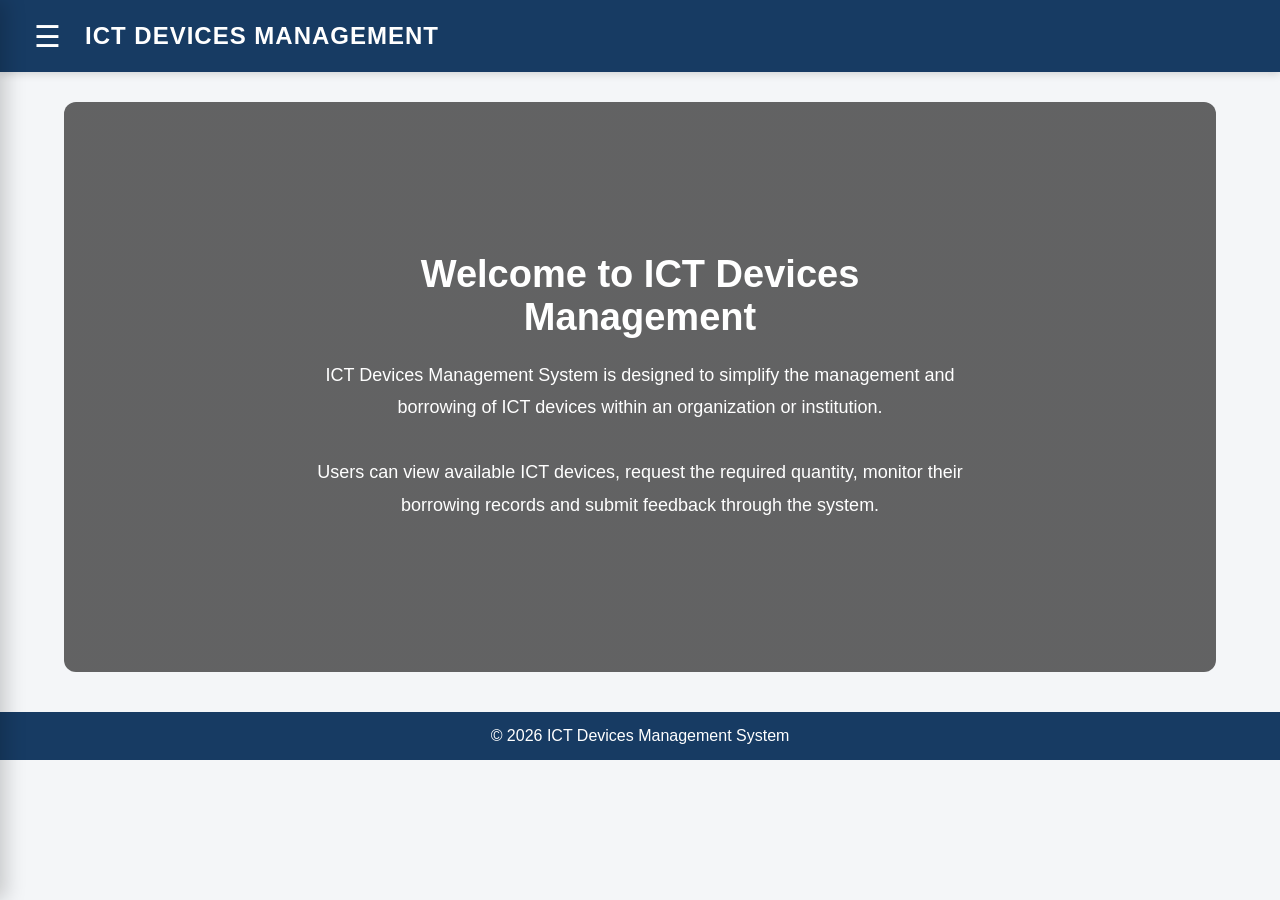
<file: templates/frontend/index.html>
<!DOCTYPE html>
<html lang="en">

<head>

    <meta charset="UTF-8">

    <meta
        name="viewport"
        content="width=device-width, initial-scale=1.0"
    >

    <title>ICT DEVICES MANAGEMENT</title>


    <style>

        /* =====================================================
           RESET
        ===================================================== */

        * {
            margin: 0;
            padding: 0;
            box-sizing: border-box;
            font-family: Arial, sans-serif;
        }


        /* =====================================================
           BODY
        ===================================================== */

        body {
            background-color: #f4f6f8;
            color: #333;
            min-height: 100vh;
        }


        /* =====================================================
           HEADER
        ===================================================== */

        header {
            background-color: #173b63;
            color: white;
            height: 72px;

            display: flex;
            align-items: center;

            padding: 0 25px;

            box-shadow:
                0 2px 8px rgba(0, 0, 0, 0.15);

            position: sticky;
            top: 0;
            z-index: 900;
        }


        .menu-button {
            width: 45px;
            height: 45px;

            background: transparent;
            border: none;

            color: white;

            font-size: 30px;

            cursor: pointer;

            border-radius: 7px;

            display: flex;
            align-items: center;
            justify-content: center;
        }


        .menu-button:hover {
            background-color:
                rgba(255, 255, 255, 0.15);
        }


        header h1 {
            font-size: 24px;
            letter-spacing: 1px;
            margin-left: 15px;
        }


        /* =====================================================
           SIDEBAR
        ===================================================== */

        .sidebar {
            position: fixed;

            top: 0;
            left: -285px;

            width: 285px;
            height: 100vh;

            background-color: white;

            box-shadow:
                5px 0 20px
                rgba(0, 0, 0, 0.20);

            z-index: 2000;

            transition:
                left 0.3s ease;

            padding: 22px 18px;
        }


        .sidebar.open {
            left: 0;
        }


        .sidebar-header {
            display: flex;

            align-items: center;

            justify-content: space-between;

            padding-bottom: 20px;

            margin-bottom: 18px;

            border-bottom:
                1px solid #ddd;
        }


        .sidebar-title {
            color: #173b63;

            font-size: 18px;

            font-weight: bold;
        }


        .close-button {
            background: transparent;
            border: none;

            font-size: 27px;

            color: #555;

            cursor: pointer;
        }


        .close-button:hover {
            color: #173b63;
        }


        /* =====================================================
           MENU ITEMS
        ===================================================== */

        .menu-item {
            width: 100%;

            background: transparent;

            border: none;

            padding: 14px 15px;

            margin-bottom: 6px;

            border-radius: 7px;

            cursor: pointer;

            display: flex;

            align-items: center;

            gap: 12px;

            text-align: left;

            color: #333;

            font-size: 15px;
        }


        .menu-item:hover {
            background-color: #e9eef4;

            color: #173b63;
        }


        .menu-item.active {
            background-color: #173b63;

            color: white;
        }


        /* =====================================================
           LOGOUT
        ===================================================== */

        .logout-item {
            color: #c62828;

            margin-top: 25px;
        }


        .logout-item:hover {
            background-color: #ffebee;

            color: #c62828;
        }


        /* =====================================================
           OVERLAY
        ===================================================== */

        .overlay {
            position: fixed;

            top: 0;
            left: 0;

            width: 100%;
            height: 100%;

            background-color:
                rgba(0, 0, 0, 0.45);

            z-index: 1500;

            display: none;
        }


        .overlay.show {
            display: block;
        }


        /* =====================================================
           MAIN CONTAINER
        ===================================================== */

        .container {
            width: 90%;

            max-width: 1200px;

            margin: 30px auto;
        }


        /* =====================================================
           MODULE
        ===================================================== */

        .module {
            display: none;
        }


        .module.active {
            display: block;
        }


        /* =====================================================
           HOME
        ===================================================== */

        .home {
            min-height: 570px;

            border-radius: 12px;

            overflow: hidden;

            position: relative;

            display: flex;

            align-items: center;

            justify-content: center;

            background-image:

                linear-gradient(
                    rgba(0, 0, 0, 0.60),
                    rgba(0, 0, 0, 0.60)
                ),

                url(
                    "https://images.unsplash.com/photo-1496181133206-80ce9b88a853?auto=format&fit=crop&w=1600&q=80"
                );

            background-size: cover;

            background-position: center;
        }


        .home-content {
            color: white;

            text-align: center;

            max-width: 750px;

            padding: 40px;
        }


        .home-content h2 {
            font-size: 38px;

            margin-bottom: 20px;
        }


        .home-content p {
            font-size: 18px;

            line-height: 1.8;
        }


        /* =====================================================
           BOXES
        ===================================================== */

        .device-box,
        .report-box,
        .form-box {

            background-color: white;

            padding: 30px;

            border-radius: 10px;

            box-shadow:
                0 2px 8px
                rgba(0, 0, 0, 0.10);

        }


        .device-box {
            overflow-x: auto;
        }


        .device-box h2,
        .report-box h2 {

            color: #173b63;

            margin-bottom: 10px;
        }


        .device-description {
            color: #666;

            margin-bottom: 20px;
        }


        /* =====================================================
           TABLE
        ===================================================== */

        table {
            width: 100%;

            border-collapse: collapse;
        }


        th {
            background-color: #173b63;

            color: white;

            padding: 14px;

            text-align: left;
        }


        td {
            padding: 14px;

            border-bottom:
                1px solid #ddd;

            vertical-align: middle;
        }


        tr:hover {
            background-color: #f7f9fb;
        }


        /* =====================================================
           QUANTITY INPUT
        ===================================================== */

        .quantity-input {
            width: 100px;

            padding: 9px;

            border:
                1px solid #bbb;

            border-radius: 5px;

            outline: none;
        }


        .quantity-input:focus {
            border-color: #173b63;
        }


        /* =====================================================
           BUTTON
        ===================================================== */

        .select-btn {
            background-color: #173b63;

            color: white;

            border: none;

            padding: 9px 18px;

            border-radius: 5px;

            cursor: pointer;
        }


        .select-btn:hover {
            background-color: #0f2b48;
        }


        .select-btn:disabled {
            background-color: #999;

            cursor: not-allowed;
        }


        /* =====================================================
           FEEDBACK FORM
        ===================================================== */

        .form-box {
            max-width: 650px;

            margin: auto;
        }


        .form-box h2 {
            text-align: center;

            color: #173b63;

            margin-bottom: 10px;
        }


        .feedback-description {
            text-align: center;

            color: #666;

            margin-bottom: 25px;

            font-size: 14px;

            line-height: 1.6;
        }


        .form-group {
            margin-bottom: 18px;
        }


        .form-group label {
            display: block;

            font-weight: bold;

            margin-bottom: 7px;

            color: #333;
        }


        .form-group textarea {
            width: 100%;

            padding: 12px;

            border:
                1px solid #ccc;

            border-radius: 5px;

            font-size: 15px;

            height: 150px;

            resize: vertical;

            outline: none;
        }


        .form-group textarea:focus {
            border-color: #173b63;
        }


        /* =====================================================
           SUBMIT BUTTON
        ===================================================== */

        .submit-btn {
            width: 100%;

            padding: 13px;

            background-color: #173b63;

            color: white;

            border: none;

            border-radius: 5px;

            cursor: pointer;

            font-size: 16px;
        }


        .submit-btn:hover {
            background-color: #0f2b48;
        }


        .submit-btn:disabled {
            background-color: #999;

            cursor: not-allowed;
        }


        /* =====================================================
           MESSAGE
        ===================================================== */

        .message {
            margin-top: 15px;

            text-align: center;

            font-size: 14px;

            font-weight: bold;
        }


        .success-message {
            color: #16803c;
        }


        .error-message {
            color: #c62828;
        }


        /* =====================================================
           STATUS
        ===================================================== */

        .status {
            display: inline-block;

            padding: 5px 10px;

            border-radius: 20px;

            font-size: 13px;

            font-weight: bold;
        }


        .borrowed-status {
            background: #fff3cd;

            color: #856404;
        }


        .returned-status {
            background: #d4edda;

            color: #155724;
        }


        .overdue-status {
            background: #f8d7da;

            color: #721c24;
        }


        /* =====================================================
           EMPTY STATE
        ===================================================== */

        .empty-state {
            text-align: center;

            color: #777;

            padding: 30px;
        }


        /* =====================================================
           FOOTER
        ===================================================== */

        footer {
            background-color: #173b63;

            color: white;

            text-align: center;

            padding: 15px;

            margin-top: 40px;
        }


        /* =====================================================
           MOBILE
        ===================================================== */

        @media(max-width: 700px) {

            header {
                padding: 0 15px;
            }


            header h1 {
                font-size: 19px;
            }


            .container {
                width: 94%;

                margin: 20px auto;
            }


            .home {
                min-height: 520px;
            }


            .home-content {
                padding: 25px;
            }


            .home-content h2 {
                font-size: 28px;
            }


            .home-content p {
                font-size: 16px;

                line-height: 1.7;
            }


            .sidebar {
                width: 270px;
            }


            .device-box,
            .report-box,
            .form-box {
                padding: 18px;
            }

        }

    </style>

</head>


<body>


    <!-- =====================================================
         SIDEBAR
    ===================================================== -->

    <aside
        class="sidebar"
        id="sidebar"
    >

        <div class="sidebar-header">

            <div class="sidebar-title">
                💻 ICT MANAGEMENT
            </div>


            <button
                class="close-button"
                type="button"
                onclick="closeMenu()"
            >
                ×
            </button>

        </div>


        <!-- HOME -->

        <button
            class="menu-item active"
            type="button"
            onclick="openModule('home', this)"
        >

            🏠

            <span>
                Home
            </span>

        </button>


        <!-- MY DEVICES -->

        <button
            class="menu-item"
            type="button"
            onclick="openModule('devices', this)"
        >

            💻

            <span>
                My Devices
            </span>

        </button>


        <!-- MY REPORT -->

        <button
            class="menu-item"
            type="button"
            onclick="openModule('report', this)"
        >

            📋

            <span>
                My Report
            </span>

        </button>


        <!-- FEEDBACK -->

        <button
            class="menu-item"
            type="button"
            onclick="openModule('feedback', this)"
        >

            💬

            <span>
                Feedback
            </span>

        </button>


        <!-- LOGOUT -->

        <button
            class="menu-item logout-item"
            type="button"
            onclick="logout()"
        >

            🚪

            <span>
                Logout
            </span>

        </button>

    </aside>


    <!-- =====================================================
         OVERLAY
    ===================================================== -->

    <div
        class="overlay"
        id="overlay"
        onclick="closeMenu()"
    ></div>


    <!-- =====================================================
         HEADER
    ===================================================== -->

    <header>

        <button
            class="menu-button"
            type="button"
            onclick="openMenu()"
            title="Open Menu"
        >
            ☰
        </button>


        <h1>
            ICT DEVICES MANAGEMENT
        </h1>

    </header>


    <!-- =====================================================
         MAIN
    ===================================================== -->

    <main class="container">


        <!-- =================================================
             HOME
        ================================================= -->

        <section
            id="home"
            class="module active"
        >

            <div class="home">

                <div class="home-content">

                    <h2>
                        Welcome to ICT Devices Management
                    </h2>


                    <p>

                        ICT Devices Management System
                        is designed to simplify the
                        management and borrowing of ICT
                        devices within an organization
                        or institution.

                        <br><br>

                        Users can view available ICT
                        devices, request the required
                        quantity, monitor their borrowing
                        records and submit feedback
                        through the system.

                    </p>

                </div>

            </div>

        </section>


        <!-- =================================================
             MY DEVICES
        ================================================= -->

        <section
            id="devices"
            class="module"
        >

            <div class="device-box">

                <h2>
                    My Devices
                </h2>


                <p class="device-description">

                    Devices available for borrowing
                    are managed by the administrator.

                </p>


                <table>

                    <thead>

                        <tr>

                            <th>
                                Device
                            </th>

                            <th>
                                Available
                            </th>

                            <th>
                                Quantity
                            </th>

                            <th>
                                Action
                            </th>

                        </tr>

                    </thead>


                    <tbody
                        id="deviceTableBody"
                    >

                        <tr>

                            <td
                                colspan="4"
                                class="empty-state"
                            >
                                Loading devices...
                            </td>

                        </tr>

                    </tbody>

                </table>

            </div>

        </section>


        <!-- =================================================
             MY REPORT
        ================================================= -->

        <section
            id="report"
            class="module"
        >

            <div class="report-box">

                <h2>
                    My Report
                </h2>


                <p class="device-description">

                    Your device borrowing history.

                </p>


                <table>

                    <thead>

                        <tr>

                            <th>
                                Device ID
                            </th>

                            <th>
                                Device Name
                            </th>

                            <th>
                                Quantity
                            </th>

                            <th>
                                Date
                            </th>

                            <th>
                                Time
                            </th>

                            <th>
                                Status
                            </th>

                        </tr>

                    </thead>


                    <tbody
                        id="reportTableBody"
                    >

                        <tr>

                            <td
                                colspan="6"
                                class="empty-state"
                            >
                                No borrowing records found.
                            </td>

                        </tr>

                    </tbody>

                </table>

            </div>

        </section>


        <!-- =================================================
             FEEDBACK
        ================================================= -->

        <section
            id="feedback"
            class="module"
        >

            <div class="form-box">

                <h2>
                    Feedback
                </h2>


                <p class="feedback-description">

                    Share your feedback about ICT
                    devices, availability, shortage,
                    or any problem you experienced.

                </p>


                <form
                    id="feedbackForm"
                >

                    <div class="form-group">

                        <label>
                            Feedback / Description
                        </label>


                        <textarea
                            id="feedbackMessage"
                            placeholder="Example: Computers are not enough, some devices are not working..."
                            required
                        ></textarea>

                    </div>


                    <button
                        type="submit"
                        class="submit-btn"
                        id="feedbackSubmitButton"
                    >

                        Submit Feedback

                    </button>


                    <div
                        id="feedbackStatus"
                        class="message"
                    ></div>

                </form>

            </div>

        </section>

    </main>


    <!-- =====================================================
         FOOTER
    ===================================================== -->

    <footer>

        <p>
            &copy; 2026 ICT Devices Management System
        </p>

    </footer>


    <!-- =====================================================
         JAVASCRIPT
    ===================================================== -->

    <script>

        /* =====================================================
           API CONFIGURATION
        ===================================================== */

        const API_URL =
            "http://127.0.0.1:5000";


        /* =====================================================
           PAGE LOAD
        ===================================================== */

        document.addEventListener(
            "DOMContentLoaded",
            function() {

                /*
                 * Check whether user session
                 * information exists.
                 */

                const user =
                    getLoggedInUser();


                if (
                    !user.user_id &&
                    !user.email
                ) {

                    console.warn(
                        "No logged-in user information found."
                    );

                }


                /*
                 * Load available devices.
                 */

                loadDevices();


                /*
                 * Connect feedback form.
                 */

                const feedbackForm =
                    document.getElementById(
                        "feedbackForm"
                    );


                if (feedbackForm) {

                    feedbackForm.addEventListener(
                        "submit",
                        submitFeedback
                    );

                }

            }
        );


        /* =====================================================
           MENU
        ===================================================== */

        function openMenu() {

            const sidebar =
                document.getElementById(
                    "sidebar"
                );


            const overlay =
                document.getElementById(
                    "overlay"
                );


            if (sidebar) {

                sidebar.classList.add(
                    "open"
                );

            }


            if (overlay) {

                overlay.classList.add(
                    "show"
                );

            }

        }


        function closeMenu() {

            const sidebar =
                document.getElementById(
                    "sidebar"
                );


            const overlay =
                document.getElementById(
                    "overlay"
                );


            if (sidebar) {

                sidebar.classList.remove(
                    "open"
                );

            }


            if (overlay) {

                overlay.classList.remove(
                    "show"
                );

            }

        }


        /* =====================================================
           OPEN MODULE
        ===================================================== */

        function openModule(
            moduleID,
            clickedButton
        ) {

            document
                .querySelectorAll(".module")
                .forEach(
                    function(module) {

                        module.classList.remove(
                            "active"
                        );

                    }
                );


            document
                .querySelectorAll(".menu-item")
                .forEach(
                    function(item) {

                        item.classList.remove(
                            "active"
                        );

                    }
                );


            const selectedModule =
                document.getElementById(
                    moduleID
                );


            if (selectedModule) {

                selectedModule.classList.add(
                    "active"
                );

            }


            if (clickedButton) {

                clickedButton.classList.add(
                    "active"
                );

            }


            closeMenu();


            /* Load devices */

            if (
                moduleID === "devices"
            ) {

                loadDevices();

            }


            /* Load report */

            if (
                moduleID === "report"
            ) {

                loadMyReport();

            }

        }


        /* =====================================================
           GET LOGGED-IN USER
        ===================================================== */

        function getLoggedInUser() {

            const userId =
                localStorage.getItem(
                    "user_id"
                );


            const fullName =
                localStorage.getItem(
                    "user_full_name"
                );


            const email =
                localStorage.getItem(
                    "user_email"
                );


            return {

                user_id:
                    userId,

                full_name:
                    fullName,

                email:
                    email

            };

        }


        /* =====================================================
           LOAD DEVICES
        ===================================================== */

        async function loadDevices() {

            const tableBody =
                document.getElementById(
                    "deviceTableBody"
                );


            if (!tableBody) {

                return;

            }


            tableBody.innerHTML = `

                <tr>

                    <td
                        colspan="4"
                        class="empty-state"
                    >
                        Loading devices...
                    </td>

                </tr>

            `;


            try {

                const response =
                    await fetch(
                        `${API_URL}/api/devices`
                    );


                const data =
                    await response
                        .json()
                        .catch(
                            () => ({})
                        );


                console.log(
                    "Devices response:",
                    data
                );


                if (
                    !response.ok ||
                    !data.success
                ) {

                    tableBody.innerHTML = `

                        <tr>

                            <td
                                colspan="4"
                                class="empty-state"
                            >
                                ${
                                    escapeHTML(
                                        data.message ||
                                        "Failed to load devices."
                                    )
                                }
                            </td>

                        </tr>

                    `;

                    return;

                }


                const devices =
                    data.devices || [];


                if (
                    devices.length === 0
                ) {

                    tableBody.innerHTML = `

                        <tr>

                            <td
                                colspan="4"
                                class="empty-state"
                            >
                                No devices are currently available.
                            </td>

                        </tr>

                    `;

                    return;

                }


                tableBody.innerHTML = "";


                devices.forEach(
                    function(device) {

                        const deviceId =
                            Number(
                                device.device_id ??
                                device.id ??
                                0
                            );


                        const available =
                            Number(
                                device.available_quantity ??
                                0
                            );


                        const row =
                            document.createElement(
                                "tr"
                            );


                        row.innerHTML = `

                            <td>
                                ${escapeHTML(
                                    device.device_name ||
                                    ""
                                )}
                            </td>


                            <td>
                                ${available}
                            </td>


                            <td>

                                <input
                                    type="number"
                                    class="quantity-input"
                                    id="quantity-${deviceId}"
                                    min="1"
                                    max="${available}"
                                    value="1"
                                    ${
                                        available <= 0
                                            ? "disabled"
                                            : ""
                                    }
                                >

                            </td>


                            <td>

                                <button
                                    type="button"
                                    class="select-btn"
                                    onclick="requestDevice(${deviceId})"
                                    ${
                                        available <= 0
                                            ? "disabled"
                                            : ""
                                    }
                                >

                                    ${
                                        available <= 0
                                            ? "Not Available"
                                            : "Borrow"
                                    }

                                </button>

                            </td>

                        `;


                        tableBody.appendChild(
                            row
                        );

                    }
                );


            } catch (error) {

                console.error(
                    "Load devices error:",
                    error
                );


                tableBody.innerHTML = `

                    <tr>

                        <td
                            colspan="4"
                            class="empty-state"
                        >
                            Unable to connect to Flask server.
                        </td>

                    </tr>

                `;

            }

        }


        /* =====================================================
           BORROW DEVICE
        ===================================================== */

        async function requestDevice(
            deviceId
        ) {

            const user =
                getLoggedInUser();


            /*
             * User must have login information.
             */

            if (!user.user_id) {

                alert(
                    "Your login session was not found. Please login again."
                );


                window.location.href =
                    "home.html";


                return;

            }


            const quantityInput =
                document.getElementById(
                    `quantity-${deviceId}`
                );


            if (!quantityInput) {

                alert(
                    "Quantity field not found."
                );

                return;

            }


            const quantity =
                Number(
                    quantityInput.value
                );


            if (
                !Number.isInteger(quantity) ||
                quantity <= 0
            ) {

                alert(
                    "Please enter a valid quantity."
                );

                return;

            }


            const maxQuantity =
                Number(
                    quantityInput.max
                );


            if (
                maxQuantity &&
                quantity > maxQuantity
            ) {

                alert(
                    `Only ${maxQuantity} device(s) available.`
                );

                return;

            }


            try {

                const response =
                    await fetch(
                        `${API_URL}/api/borrowing/borrow`,
                        {

                            method:
                                "POST",

                            headers: {

                                "Content-Type":
                                    "application/json"

                            },

                            body:
                                JSON.stringify({

                                    /*
                                     * IMPORTANT:
                                     * Backend borrow_device()
                                     * expects user_id,
                                     * device_id and quantity.
                                     */

                                    user_id:
                                        Number(
                                            user.user_id
                                        ),

                                    device_id:
                                        Number(
                                            deviceId
                                        ),

                                    quantity:
                                        quantity

                                })

                        }
                    );


                const data =
                    await response
                        .json()
                        .catch(
                            () => ({})
                        );


                console.log(
                    "Borrow response:",
                    data
                );


                if (
                    response.ok &&
                    data.success
                ) {

                    alert(
                        data.message ||
                        "Device successfully borrowed."
                    );


                    /*
                     * Refresh available devices.
                     */

                    await loadDevices();


                    /*
                     * Refresh user's report.
                     */

                    await loadMyReport();

                }

                else {

                    alert(
                        data.message ||
                        "Device borrowing failed."
                    );

                }


            } catch (error) {

                console.error(
                    "Borrow device error:",
                    error
                );


                alert(
                    "Unable to connect to Flask server. " +
                    "Please make sure Flask is running."
                );

            }

        }


        /* =====================================================
           LOAD MY REPORT
        ===================================================== */

        async function loadMyReport() {

            const tableBody =
                document.getElementById(
                    "reportTableBody"
                );


            if (!tableBody) {

                return;

            }


            const user =
                getLoggedInUser();


            if (!user.user_id) {

                tableBody.innerHTML = `

                    <tr>

                        <td
                            colspan="6"
                            class="empty-state"
                        >
                            Please login again.
                        </td>

                    </tr>

                `;

                return;

            }


            tableBody.innerHTML = `

                <tr>

                    <td
                        colspan="6"
                        class="empty-state"
                    >
                        Loading report...
                    </td>

                </tr>

            `;


            try {

                /*
                 * The backend should provide:
                 *
                 * GET
                 * /api/borrowing/user?email=...
                 *
                 * OR an equivalent user-id route.
                 *
                 * We use email because the backend
                 * structure you provided already
                 * uses get_user_by_email().
                 */

                const email =
                    user.email;


                if (!email) {

                    tableBody.innerHTML = `

                        <tr>

                            <td
                                colspan="6"
                                class="empty-state"
                            >
                                User email was not found.
                                Please login again.
                            </td>

                        </tr>

                    `;

                    return;

                }


                const response =
                    await fetch(
                        `${API_URL}/api/borrowing/user?email=${encodeURIComponent(
                            email
                        )}`
                    );


                const data =
                    await response
                        .json()
                        .catch(
                            () => ({})
                        );


                console.log(
                    "My report response:",
                    data
                );


                if (
                    !response.ok ||
                    !data.success
                ) {

                    tableBody.innerHTML = `

                        <tr>

                            <td
                                colspan="6"
                                class="empty-state"
                            >
                                ${
                                    escapeHTML(
                                        data.message ||
                                        "Failed to load your report."
                                    )
                                }
                            </td>

                        </tr>

                    `;

                    return;

                }


                const borrowings =
                    data.borrowings || [];


                if (
                    borrowings.length === 0
                ) {

                    tableBody.innerHTML = `

                        <tr>

                            <td
                                colspan="6"
                                class="empty-state"
                            >
                                No borrowing records found.
                            </td>

                        </tr>

                    `;

                    return;

                }


                tableBody.innerHTML = "";


                borrowings.forEach(
                    function(record) {

                        const row =
                            document.createElement(
                                "tr"
                            );


                        const deviceId =
                            record.device_code ??
                            record.device_id ??
                            "";


                        const deviceName =
                            record.device_name ??
                            "";


                        const quantity =
                            record.quantity ??
                            0;


                        const date =
                            record.borrow_date ??
                            "";


                        const time =
                            record.borrow_time ??
                            "";


                        const status =
                            record.status ??
                            "Borrowed";


                        let statusClass =
                            "borrowed-status";


                        if (
                            String(status)
                                .toLowerCase() ===
                            "returned"
                        ) {

                            statusClass =
                                "returned-status";

                        }


                        if (
                            String(status)
                                .toLowerCase() ===
                            "overdue"
                        ) {

                            statusClass =
                                "overdue-status";

                        }


                        row.innerHTML = `

                            <td>
                                ${escapeHTML(
                                    deviceId
                                )}
                            </td>


                            <td>
                                ${escapeHTML(
                                    deviceName
                                )}
                            </td>


                            <td>
                                ${escapeHTML(
                                    quantity
                                )}
                            </td>


                            <td>
                                ${escapeHTML(
                                    date
                                )}
                            </td>


                            <td>
                                ${escapeHTML(
                                    time
                                )}
                            </td>


                            <td>

                                <span
                                    class="status ${statusClass}"
                                >
                                    ${escapeHTML(
                                        status
                                    )}
                                </span>

                            </td>

                        `;


                        tableBody.appendChild(
                            row
                        );

                    }
                );


            } catch (error) {

                console.error(
                    "Load report error:",
                    error
                );


                tableBody.innerHTML = `

                    <tr>

                        <td
                            colspan="6"
                            class="empty-state"
                        >
                            Unable to connect to Flask server.
                        </td>

                    </tr>

                `;

            }

        }


        /* =====================================================
           SUBMIT FEEDBACK
        ===================================================== */

        async function submitFeedback(
            event
        ) {

            event.preventDefault();


            const user =
                getLoggedInUser();


            /*
             * Backend feedback.py specifically
             * requires email.
             */

            if (!user.email) {

                alert(
                    "Your email was not found. Please login again."
                );


                return;

            }


            const messageElement =
                document.getElementById(
                    "feedbackMessage"
                );


            const statusElement =
                document.getElementById(
                    "feedbackStatus"
                );


            const submitButton =
                document.getElementById(
                    "feedbackSubmitButton"
                );


            if (!messageElement) {

                return;

            }


            const description =
                messageElement.value
                    .trim();


            if (!description) {

                alert(
                    "Please enter your feedback."
                );


                return;

            }


            /*
             * Prevent double submission.
             */

            if (submitButton) {

                submitButton.disabled =
                    true;

                submitButton.textContent =
                    "Submitting...";

            }


            if (statusElement) {

                statusElement.textContent =
                    "";

                statusElement.className =
                    "message";

            }


            try {

                /*
                 * IMPORTANT:
                 *
                 * Your backend feedback.py
                 * expects:
                 *
                 * email
                 * description
                 *
                 * Therefore we send exactly
                 * those fields.
                 */

                const response =
                    await fetch(
                        `${API_URL}/api/feedback`,
                        {

                            method:
                                "POST",

                            headers: {

                                "Content-Type":
                                    "application/json"

                            },

                            body:
                                JSON.stringify({

                                    email:
                                        user.email,

                                    description:
                                        description

                                })

                        }
                    );


                const data =
                    await response
                        .json()
                        .catch(
                            () => ({})
                        );


                console.log(
                    "Feedback response:",
                    data
                );


                if (
                    response.ok &&
                    data.success
                ) {

                    if (statusElement) {

                        statusElement.textContent =
                            data.message ||
                            "Feedback submitted successfully.";

                        statusElement.classList.add(
                            "success-message"
                        );

                    }


                    alert(
                        data.message ||
                        "Feedback submitted successfully."
                    );


                    messageElement.value =
                        "";

                }

                else {

                    if (statusElement) {

                        statusElement.textContent =
                            data.message ||
                            "Feedback submission failed.";

                        statusElement.classList.add(
                            "error-message"
                        );

                    }


                    alert(
                        data.message ||
                        "Feedback submission failed."
                    );

                }


            } catch (error) {

                console.error(
                    "Feedback error:",
                    error
                );


                if (statusElement) {

                    statusElement.textContent =
                        "Unable to connect to Flask server.";

                    statusElement.classList.add(
                        "error-message"
                    );

                }


                alert(
                    "Unable to connect to Flask server. " +
                    "Please make sure Flask is running."
                );

            }


            /*
             * Enable button again.
             */

            if (submitButton) {

                submitButton.disabled =
                    false;

                submitButton.textContent =
                    "Submit Feedback";

            }

        }


        /* =====================================================
           LOGOUT
        ===================================================== */

        function logout() {

            const confirmation =
                confirm(
                    "Are you sure you want to logout?"
                );


            if (!confirmation) {

                return;

            }


            localStorage.removeItem(
                "loggedInUser"
            );


            localStorage.removeItem(
                "user_id"
            );


            localStorage.removeItem(
                "user_full_name"
            );


            localStorage.removeItem(
                "user_email"
            );


            localStorage.removeItem(
                "user"
            );


            window.location.href =
                "home.html";

        }


        /* =====================================================
           ESCAPE HTML
        ===================================================== */

        function escapeHTML(
            value
        ) {

            if (
                value === null ||
                value === undefined
            ) {

                return "";

            }


            return String(value)

                .replace(
                    /&/g,
                    "&amp;"
                )

                .replace(
                    /</g,
                    "&lt;"
                )

                .replace(
                    />/g,
                    "&gt;"
                )

                .replace(
                    /"/g,
                    "&quot;"
                )

                .replace(
                    /'/g,
                    "&#039;"
                );

        }

    </script>

</body>

</html>
</file>
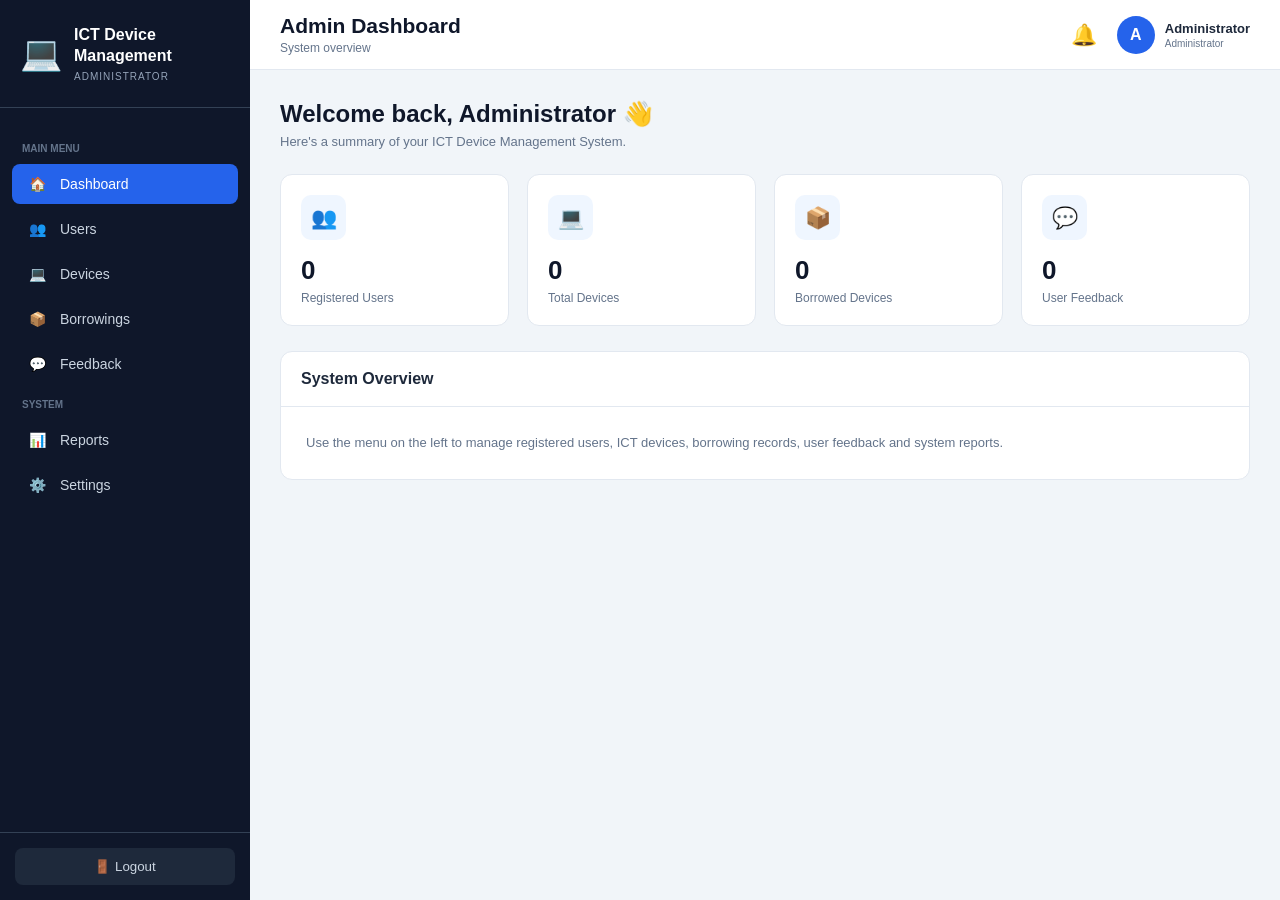
<file: templates/frontend/admin.html>
<!DOCTYPE html>
<html lang="en">

<head>

    <meta charset="UTF-8">

    <meta name="viewport"
          content="width=device-width, initial-scale=1.0">

    <title>Admin Dashboard | ICT Device Management System</title>

    <style>

        /* =====================================================
           RESET
        ===================================================== */

        * {
            margin: 0;
            padding: 0;
            box-sizing: border-box;
            font-family: Arial, sans-serif;
        }

        body {
            background: #f1f5f9;
            color: #1e293b;
        }

        button,
        input,
        select {
            font-family: inherit;
        }

        button {
            cursor: pointer;
        }


        /* =====================================================
           LAYOUT
        ===================================================== */

        .dashboard {
            display: flex;
            min-height: 100vh;
        }


        /* =====================================================
           SIDEBAR
        ===================================================== */

        .sidebar {
            width: 250px;
            background: #0f172a;
            color: white;

            position: fixed;
            top: 0;
            left: 0;
            bottom: 0;

            display: flex;
            flex-direction: column;

            z-index: 1000;
        }

        .sidebar-header {
            padding: 25px 20px;
            border-bottom: 1px solid #334155;
        }

        .logo-area {
            display: flex;
            align-items: center;
            gap: 12px;
        }

        .logo {
            font-size: 34px;
        }

        .system-name {
            font-size: 16px;
            font-weight: bold;
            line-height: 1.3;
        }

        .admin-label {
            color: #94a3b8;
            font-size: 10px;
            margin-top: 4px;
            letter-spacing: 1px;
        }


        /* =====================================================
           SIDEBAR MENU
        ===================================================== */

        .sidebar-menu {
            padding: 20px 12px;
            flex: 1;
            overflow-y: auto;
        }

        .menu-title {
            color: #64748b;
            font-size: 10px;
            font-weight: bold;
            margin: 15px 10px 10px;
            text-transform: uppercase;
        }

        .menu-item {
            display: flex;
            align-items: center;
            gap: 12px;

            padding: 12px 14px;
            margin-bottom: 5px;

            color: #cbd5e1;
            text-decoration: none;

            border-radius: 8px;
            cursor: pointer;

            font-size: 14px;

            transition: 0.2s;
        }

        .menu-item:hover {
            background: #1e293b;
            color: white;
        }

        .menu-item.active {
            background: #2563eb;
            color: white;
        }

        .menu-icon {
            width: 22px;
            text-align: center;
        }

        .menu-badge {
            margin-left: auto;

            background: #ef4444;
            color: white;

            font-size: 9px;

            min-width: 18px;
            height: 18px;

            display: inline-flex;
            align-items: center;
            justify-content: center;

            padding: 2px 6px;

            border-radius: 20px;
        }


        /* =====================================================
           LOGOUT
        ===================================================== */

        .sidebar-footer {
            padding: 15px;
            border-top: 1px solid #334155;
        }

        .logout-btn {
            width: 100%;

            padding: 11px;

            border: none;
            border-radius: 8px;

            background: #1e293b;
            color: #cbd5e1;

            cursor: pointer;
        }

        .logout-btn:hover {
            background: #dc2626;
            color: white;
        }


        /* =====================================================
           MAIN
        ===================================================== */

        .main-content {
            margin-left: 250px;

            width: calc(100% - 250px);

            min-height: 100vh;
        }


        /* =====================================================
           TOPBAR
        ===================================================== */

        .topbar {
            height: 70px;

            background: white;

            border-bottom: 1px solid #e2e8f0;

            display: flex;

            align-items: center;

            justify-content: space-between;

            padding: 0 30px;

            position: sticky;

            top: 0;

            z-index: 100;
        }

        .page-title {
            font-size: 21px;
            font-weight: bold;
            color: #0f172a;
        }

        .page-subtitle {
            color: #64748b;
            font-size: 12px;
            margin-top: 3px;
        }

        .top-right {
            display: flex;
            align-items: center;
            gap: 20px;
        }


        /* =====================================================
           NOTIFICATION
        ===================================================== */

        .notification {
            position: relative;
            cursor: pointer;
            font-size: 21px;
        }

        .notification-badge {
            position: absolute;

            top: -5px;
            right: -7px;

            min-width: 17px;
            height: 17px;

            padding: 0 4px;

            background: #ef4444;
            color: white;

            border-radius: 50%;

            display: flex;
            align-items: center;
            justify-content: center;

            font-size: 9px;
        }


        /* =====================================================
           ADMIN PROFILE
        ===================================================== */

        .admin-profile {
            display: flex;
            align-items: center;
            gap: 10px;
        }

        .admin-avatar {
            width: 38px;
            height: 38px;

            border-radius: 50%;

            background: #2563eb;
            color: white;

            display: flex;
            align-items: center;
            justify-content: center;

            font-weight: bold;
        }

        .admin-name {
            font-size: 13px;
            font-weight: bold;
        }

        .admin-role {
            color: #64748b;
            font-size: 10px;
            margin-top: 2px;
        }


        /* =====================================================
           CONTENT
        ===================================================== */

        .content {
            padding: 30px;
        }

        .module {
            display: none;
        }

        .module.active {
            display: block;
        }

        .module-heading {
            margin-bottom: 25px;
        }

        .module-heading h2 {
            font-size: 24px;
            color: #0f172a;
            margin-bottom: 6px;
        }

        .module-heading p {
            color: #64748b;
            font-size: 13px;
        }


        /* =====================================================
           STATS
        ===================================================== */

        .stats-grid {
            display: grid;

            grid-template-columns:
                repeat(4, 1fr);

            gap: 18px;

            margin-bottom: 25px;
        }

        .stat-card {
            background: white;

            border: 1px solid #e2e8f0;

            border-radius: 12px;

            padding: 20px;
        }

        .stat-icon {
            width: 45px;
            height: 45px;

            border-radius: 10px;

            background: #eff6ff;

            display: flex;
            align-items: center;
            justify-content: center;

            font-size: 21px;

            margin-bottom: 15px;
        }

        .stat-number {
            font-size: 26px;
            font-weight: bold;

            color: #0f172a;
        }

        .stat-label {
            color: #64748b;
            font-size: 12px;
            margin-top: 5px;
        }


        /* =====================================================
           CARD
        ===================================================== */

        .card {
            background: white;

            border: 1px solid #e2e8f0;

            border-radius: 12px;

            margin-bottom: 25px;

            overflow: hidden;
        }

        .card-header {
            padding: 18px 20px;

            border-bottom: 1px solid #e2e8f0;

            display: flex;

            justify-content: space-between;

            align-items: center;
        }

        .card-header h3 {
            font-size: 16px;
        }


        /* =====================================================
           TOOLBAR
        ===================================================== */

        .toolbar {
            display: flex;

            justify-content: space-between;

            align-items: center;

            gap: 15px;

            padding: 18px 20px;

            background: white;

            border: 1px solid #e2e8f0;

            border-radius: 10px;

            margin-bottom: 20px;
        }

        .search-box {
            flex: 1;
            max-width: 400px;
        }

        .search-box input {
            width: 100%;

            padding: 11px 13px;

            border: 1px solid #cbd5e1;

            border-radius: 7px;

            outline: none;
        }

        .search-box input:focus {
            border-color: #2563eb;
        }

        .primary-btn {
            padding: 11px 17px;

            background: #2563eb;

            color: white;

            border: none;

            border-radius: 7px;

            cursor: pointer;

            font-weight: bold;

            font-size: 12px;
        }

        .primary-btn:hover {
            background: #1d4ed8;
        }

        .secondary-btn {
            padding: 11px 16px;

            background: #e2e8f0;

            color: #334155;

            border: none;

            border-radius: 7px;

            cursor: pointer;

            font-weight: bold;

            font-size: 12px;
        }


        /* =====================================================
           TABLE
        ===================================================== */

        .table-wrapper {
            width: 100%;
            overflow-x: auto;
        }

        table {
            width: 100%;
            border-collapse: collapse;
        }

        th {
            background: #f8fafc;

            color: #64748b;

            font-size: 10px;

            text-transform: uppercase;

            text-align: left;

            padding: 13px 15px;

            white-space: nowrap;
        }

        td {
            padding: 14px 15px;

            border-top: 1px solid #f1f5f9;

            font-size: 12px;

            white-space: nowrap;
        }

        tr:hover td {
            background: #f8fafc;
        }


        /* =====================================================
           STATUS
        ===================================================== */

        .status {
            display: inline-block;

            padding: 5px 9px;

            border-radius: 20px;

            font-size: 10px;

            font-weight: bold;
        }

        .active-status {
            background: #dcfce7;
            color: #15803d;
        }

        .borrowed-status {
            background: #dbeafe;
            color: #1d4ed8;
        }

        .returned-status {
            background: #dcfce7;
            color: #15803d;
        }

        .overdue-status {
            background: #fee2e2;
            color: #b91c1c;
        }

        .available-status {
            background: #dcfce7;
            color: #15803d;
        }

        .low-status {
            background: #fef3c7;
            color: #b45309;
        }

        .out-status {
            background: #fee2e2;
            color: #b91c1c;
        }


        /* =====================================================
           ACTION BUTTON
        ===================================================== */

        .view-btn {
            border: none;

            background: #eff6ff;

            color: #2563eb;

            padding: 7px 11px;

            border-radius: 6px;

            cursor: pointer;

            font-size: 10px;
        }

        .view-btn:hover {
            background: #2563eb;
            color: white;
        }

        .danger-btn {
            border: none;
            background: #fee2e2;
            color: #b91c1c;
            padding: 7px 11px;
            border-radius: 6px;
            font-size: 10px;
        }

        .danger-btn:hover {
            background: #dc2626;
            color: white;
        }


        /* =====================================================
           USER DETAILS
        ===================================================== */

        .user-details {
            display: grid;

            grid-template-columns:
                repeat(4, 1fr);

            gap: 15px;

            padding: 20px;
        }

        .detail-box {
            background: #f8fafc;

            padding: 15px;

            border-radius: 8px;
        }

        .detail-label {
            color: #64748b;
            font-size: 10px;
            margin-bottom: 6px;
        }

        .detail-value {
            color: #0f172a;
            font-size: 13px;
            font-weight: bold;
        }


        /* =====================================================
           FEEDBACK
        ===================================================== */

        .feedback-grid {
            display: grid;

            grid-template-columns:
                repeat(2, 1fr);

            gap: 20px;
        }

        .feedback-card {
            background: white;

            border: 1px solid #e2e8f0;

            border-radius: 10px;

            padding: 20px;
        }

        .feedback-user {
            display: flex;

            align-items: center;

            gap: 10px;

            margin-bottom: 15px;
        }

        .feedback-avatar {
            width: 38px;
            height: 38px;

            border-radius: 50%;

            background: #ede9fe;

            color: #7c3aed;

            display: flex;

            align-items: center;

            justify-content: center;

            font-weight: bold;

            font-size: 11px;
        }

        .feedback-name {
            font-size: 13px;
            font-weight: bold;
        }

        .feedback-date {
            color: #94a3b8;
            font-size: 10px;
            margin-top: 3px;
        }

        .feedback-message {
            color: #475569;

            font-size: 13px;

            line-height: 1.6;

            padding: 12px;

            background: #f8fafc;

            border-radius: 7px;

            margin-bottom: 12px;
        }

        .feedback-category {
            display: inline-block;

            background: #eff6ff;

            color: #2563eb;

            padding: 5px 9px;

            border-radius: 5px;

            font-size: 9px;
        }


        /* =====================================================
           REPORTS
        ===================================================== */

        .report-grid {
            display: grid;

            grid-template-columns:
                repeat(2, 1fr);

            gap: 20px;
        }

        .report-card {
            background: white;

            border: 1px solid #e2e8f0;

            border-radius: 12px;

            padding: 25px;
        }

        .report-card h3 {
            margin-bottom: 20px;

            font-size: 16px;
        }

        .report-row {
            display: flex;

            justify-content: space-between;

            padding: 12px 0;

            border-bottom: 1px solid #f1f5f9;

            font-size: 12px;
        }

        .report-row:last-child {
            border-bottom: none;
        }


        /* =====================================================
           SETTINGS
        ===================================================== */

        .settings-card {
            background: white;

            border: 1px solid #e2e8f0;

            border-radius: 12px;

            padding: 25px;

            max-width: 700px;
        }

        .setting-row {
            display: flex;

            justify-content: space-between;

            align-items: center;

            padding: 18px 0;

            border-bottom: 1px solid #f1f5f9;
        }

        .setting-row:last-child {
            border-bottom: none;
        }

        .setting-title {
            font-size: 13px;
            font-weight: bold;
        }

        .setting-description {
            color: #64748b;
            font-size: 11px;
            margin-top: 4px;
        }


        /* =====================================================
           MODAL
        ===================================================== */

        .modal-overlay {
            position: fixed;

            inset: 0;

            background: rgba(15,23,42,.55);

            display: flex;

            align-items: center;

            justify-content: center;

            z-index: 3000;

            padding: 20px;
        }

        .modal-box {
            width: 100%;

            max-width: 620px;

            background: white;

            border-radius: 12px;

            box-shadow: 0 20px 60px rgba(0,0,0,.2);

            overflow: hidden;
        }

        .modal-header {
            padding: 18px 20px;

            border-bottom: 1px solid #e2e8f0;

            display: flex;

            justify-content: space-between;

            align-items: center;
        }

        .modal-header h3 {
            font-size: 17px;
        }

        .modal-close {
            border: none;

            background: transparent;

            font-size: 25px;

            color: #64748b;

            cursor: pointer;
        }

        .form-grid {
            display: grid;

            grid-template-columns:
                repeat(2, 1fr);

            gap: 15px;

            padding: 20px;
        }

        .form-group {
            display: flex;

            flex-direction: column;

            gap: 7px;
        }

        .form-group label {
            font-size: 11px;

            font-weight: bold;

            color: #475569;
        }

        .form-group input,
        .form-group select {
            width: 100%;

            padding: 11px 12px;

            border: 1px solid #cbd5e1;

            border-radius: 7px;

            outline: none;
        }

        .form-group input:focus,
        .form-group select:focus {
            border-color: #2563eb;
        }

        .form-message {
            padding: 0 20px;

            font-size: 12px;

            color: #2563eb;
        }

        .modal-actions {
            padding: 15px 20px 20px;

            display: flex;

            justify-content: flex-end;

            gap: 10px;
        }


        /* =====================================================
           NOTIFICATION PANEL
        ===================================================== */

        .notification-panel {
            position: fixed;

            top: 62px;

            right: 25px;

            width: 360px;

            max-height: 500px;

            overflow-y: auto;

            background: white;

            border: 1px solid #e2e8f0;

            border-radius: 10px;

            box-shadow:
                0 15px 40px rgba(15,23,42,.18);

            z-index: 2500;
        }

        .notification-panel-header {
            padding: 15px;

            border-bottom: 1px solid #e2e8f0;

            display: flex;

            justify-content: space-between;
        }

        .notification-panel-header button {
            border: none;

            background: transparent;

            font-size: 20px;

            cursor: pointer;
        }

        .notification-item {
            padding: 14px 15px;

            border-bottom: 1px solid #f1f5f9;

            cursor: pointer;
        }

        .notification-item:hover {
            background: #f8fafc;
        }

        .notification-item strong {
            font-size: 12px;
        }

        .notification-item p {
            color: #64748b;

            font-size: 11px;

            margin-top: 4px;
        }

        .notification-item small {
            color: #94a3b8;

            font-size: 9px;
        }


        /* =====================================================
           LOADING / EMPTY
        ===================================================== */

        .empty-state {
            text-align: center;

            color: #94a3b8;

            padding: 30px !important;
        }

        .loading {
            text-align: center;

            padding: 30px;

            color: #64748b;

            font-size: 12px;
        }

        .empty-feedback {
            grid-column: 1 / -1;

            padding: 35px;

            text-align: center;

            color: #94a3b8;

            background: white;

            border-radius: 10px;

            border: 1px solid #e2e8f0;
        }


        /* =====================================================
           MOBILE
        ===================================================== */

        @media(max-width:1100px) {

            .stats-grid {
                grid-template-columns:
                    repeat(2, 1fr);
            }

            .user-details {
                grid-template-columns:
                    repeat(2, 1fr);
            }

        }


        @media(max-width:800px) {

            .sidebar {
                width: 220px;
            }

            .main-content {
                margin-left: 220px;

                width: calc(100% - 220px);
            }

            .feedback-grid,
            .report-grid {
                grid-template-columns: 1fr;
            }

        }


        @media(max-width:600px) {

            .dashboard {
                display: block;
            }

            .sidebar {
                position: relative;

                width: 100%;
            }

            .main-content {
                margin-left: 0;

                width: 100%;
            }

            .stats-grid {
                grid-template-columns: 1fr;
            }

            .user-details {
                grid-template-columns: 1fr;
            }

            .toolbar {
                flex-direction: column;

                align-items: stretch;
            }

            .search-box {
                max-width: none;
            }

            .topbar {
                padding: 0 15px;
            }

            .content {
                padding: 20px 15px;
            }

            .form-grid {
                grid-template-columns: 1fr;
            }

            .notification-panel {
                right: 10px;

                left: 10px;

                width: auto;
            }

            .admin-name,
            .admin-role {
                display: none;
            }

        }

    </style>

</head>


<body>


<div class="dashboard">


    <!-- =====================================================
         SIDEBAR
    ===================================================== -->

    <aside class="sidebar">

        <div class="sidebar-header">

            <div class="logo-area">

                <div class="logo">
                    💻
                </div>

                <div>

                    <div class="system-name">
                        ICT Device
                        <br>
                        Management
                    </div>

                    <div class="admin-label">
                        ADMINISTRATOR
                    </div>

                </div>

            </div>

        </div>


        <div class="sidebar-menu">

            <div class="menu-title">
                Main Menu
            </div>


            <div class="menu-item active"
                 onclick="openModule('dashboard', this)">

                <span class="menu-icon">🏠</span>

                Dashboard

            </div>


            <div class="menu-item"
                 onclick="openModule('users', this)">

                <span class="menu-icon">👥</span>

                Users

            </div>


            <div class="menu-item"
                 onclick="openModule('devices', this)">

                <span class="menu-icon">💻</span>

                Devices

            </div>


            <div class="menu-item"
                 onclick="openModule('borrowings', this)">

                <span class="menu-icon">📦</span>

                Borrowings

                <span class="menu-badge"
                      id="borrowingBadge"
                      style="display:none;">
                    0
                </span>

            </div>


            <div class="menu-item"
                 onclick="openModule('feedback', this)">

                <span class="menu-icon">💬</span>

                Feedback

                <span class="menu-badge"
                      id="feedbackBadge"
                      style="display:none;">
                    0
                </span>

            </div>


            <div class="menu-title">
                System
            </div>


            <div class="menu-item"
                 onclick="openModule('reports', this)">

                <span class="menu-icon">📊</span>

                Reports

            </div>


            <div class="menu-item"
                 onclick="openModule('settings', this)">

                <span class="menu-icon">⚙️</span>

                Settings

            </div>

        </div>


        <div class="sidebar-footer">

            <button class="logout-btn"
                    onclick="adminLogout()">

                🚪 Logout

            </button>

        </div>

    </aside>



    <!-- =====================================================
         MAIN CONTENT
    ===================================================== -->

    <main class="main-content">


        <!-- TOPBAR -->

        <header class="topbar">

            <div>

                <div class="page-title"
                     id="pageTitle">

                    Admin Dashboard

                </div>

                <div class="page-subtitle"
                     id="pageSubtitle">

                    System overview

                </div>

            </div>


            <div class="top-right">

                <div class="notification"
                     onclick="showNotifications()">

                    🔔

                    <span class="notification-badge"
                          id="notificationBadge"
                          style="display:none;">
                        0
                    </span>

                </div>


                <div class="admin-profile">

                    <div class="admin-avatar">
                        A
                    </div>

                    <div>

                        <div class="admin-name">
                            Administrator
                        </div>

                        <div class="admin-role">
                            Administrator
                        </div>

                    </div>

                </div>

            </div>

        </header>



        <div class="content">


            <!-- =================================================
                 DASHBOARD
            ================================================= -->

            <section id="dashboard"
                     class="module active">


                <div class="module-heading">

                    <h2>
                        Welcome back, Administrator 👋
                    </h2>

                    <p>
                        Here's a summary of your
                        ICT Device Management System.
                    </p>

                </div>


                <div class="stats-grid">


                    <div class="stat-card">

                        <div class="stat-icon">
                            👥
                        </div>

                        <div class="stat-number"
                             id="totalUsers">
                            0
                        </div>

                        <div class="stat-label">
                            Registered Users
                        </div>

                    </div>


                    <div class="stat-card">

                        <div class="stat-icon">
                            💻
                        </div>

                        <div class="stat-number"
                             id="totalDevices">
                            0
                        </div>

                        <div class="stat-label">
                            Total Devices
                        </div>

                    </div>


                    <div class="stat-card">

                        <div class="stat-icon">
                            📦
                        </div>

                        <div class="stat-number"
                             id="borrowedDevices">
                            0
                        </div>

                        <div class="stat-label">
                            Borrowed Devices
                        </div>

                    </div>


                    <div class="stat-card">

                        <div class="stat-icon">
                            💬
                        </div>

                        <div class="stat-number"
                             id="totalFeedback">
                            0
                        </div>

                        <div class="stat-label">
                            User Feedback
                        </div>

                    </div>

                </div>


                <div class="card">

                    <div class="card-header">

                        <h3>
                            System Overview
                        </h3>

                    </div>

                    <div style="padding:25px;">

                        <p style="
                            color:#64748b;
                            font-size:13px;
                            line-height:1.7;
                        ">

                            Use the menu on the left to
                            manage registered users,
                            ICT devices, borrowing
                            records, user feedback and
                            system reports.

                        </p>

                    </div>

                </div>

            </section>



            <!-- =================================================
                 USERS
            ================================================= -->

            <section id="users"
                     class="module">


                <div class="module-heading">

                    <h2>
                        Registered Users
                    </h2>

                    <p>
                        View and manage all users
                        registered in the system.
                    </p>

                </div>


                <div class="toolbar">

                    <div class="search-box">

                        <input
                            type="text"
                            id="userSearch"
                            placeholder="Search user by name, email or phone..."
                            onkeyup="searchUsers()"
                        >

                    </div>

                </div>


                <div class="card">

                    <div class="table-wrapper">

                        <table>

                            <thead>

                                <tr>

                                    <th>User ID</th>

                                    <th>Full Name</th>

                                    <th>Phone</th>

                                    <th>Email</th>

                                    <th>Registered</th>

                                    <th>Status</th>

                                    <th>Action</th>

                                </tr>

                            </thead>


                            <tbody id="usersTableBody">

                                <tr>
                                    <td colspan="7"
                                        class="empty-state">

                                        Loading users...

                                    </td>
                                </tr>

                            </tbody>

                        </table>

                    </div>

                </div>


                <!-- USER DETAILS -->

                <div id="userDetails"
                     class="card"
                     style="display:none;">

                    <div class="card-header">

                        <h3>
                            User Details
                        </h3>

                        <button
                            class="view-btn"
                            onclick="closeUserDetails()">

                            Close

                        </button>

                    </div>


                    <div class="user-details">

                        <div class="detail-box">

                            <div class="detail-label">
                                Full Name
                            </div>

                            <div class="detail-value"
                                 id="detailName">
                                -
                            </div>

                        </div>


                        <div class="detail-box">

                            <div class="detail-label">
                                Phone
                            </div>

                            <div class="detail-value"
                                 id="detailPhone">
                                -
                            </div>

                        </div>


                        <div class="detail-box">

                            <div class="detail-label">
                                Email
                            </div>

                            <div class="detail-value"
                                 id="detailEmail">
                                -
                            </div>

                        </div>


                        <div class="detail-box">

                            <div class="detail-label">
                                Registered
                            </div>

                            <div class="detail-value"
                                 id="detailDate">
                                -
                            </div>

                        </div>

                    </div>

                </div>

            </section>



            <!-- =================================================
                 DEVICES
            ================================================= -->

            <section id="devices"
                     class="module">


                <div class="module-heading">

                    <h2>
                        ICT Devices
                    </h2>

                    <p>
                        Manage ICT devices and monitor
                        their availability.
                    </p>

                </div>


                <div class="toolbar">

                    <div class="search-box">

                        <input
                            type="text"
                            id="deviceSearch"
                            placeholder="Search device..."
                            onkeyup="searchDevices()"
                        >

                    </div>


                    <button
                        class="primary-btn"
                        onclick="addDevice()">

                        + Add Device

                    </button>

                </div>


                <div class="card">

                    <div class="table-wrapper">

                        <table>

                            <thead>

                                <tr>

                                    <th>Device ID</th>

                                    <th>Device Name</th>

                                    <th>Total</th>

                                    <th>Available</th>

                                    <th>Borrowed</th>

                                    <th>Status</th>

                                    <th>Action</th>

                                </tr>

                            </thead>


                            <tbody id="devicesTableBody">

                                <tr>
                                    <td colspan="7"
                                        class="empty-state">

                                        Loading devices...

                                    </td>
                                </tr>

                            </tbody>

                        </table>

                    </div>

                </div>

            </section>



            <!-- =================================================
                 BORROWINGS
            ================================================= -->

            <section id="borrowings"
                     class="module">


                <div class="module-heading">

                    <h2>
                        Borrowing Management
                    </h2>

                    <p>
                        View who borrowed which device,
                        quantity, dates and current status.
                    </p>

                </div>


                <div class="toolbar">

                    <div class="search-box">

                        <input
                            type="text"
                            id="borrowingSearch"
                            placeholder="Search user or device..."
                            onkeyup="searchBorrowings()"
                        >

                    </div>


                    <select
                        id="borrowingStatusFilter"
                        onchange="filterBorrowings()"
                        style="
                            padding:11px;
                            border:1px solid #cbd5e1;
                            border-radius:7px;
                        ">

                        <option value="">
                            All Status
                        </option>

                        <option value="Borrowed">
                            Borrowed
                        </option>

                        <option value="Returned">
                            Returned
                        </option>

                        <option value="Overdue">
                            Overdue
                        </option>

                    </select>

                </div>


                <div class="card">

                    <div class="table-wrapper">

                        <table>

                            <thead>

                                <tr>

                                    <th>Borrow ID</th>

                                    <th>User</th>

                                    <th>Device</th>

                                    <th>Quantity</th>

                                    <th>Borrowed Date</th>

                                    <th>Return Date</th>

                                    <th>Status</th>

                                    <th>Action</th>

                                </tr>

                            </thead>


                            <tbody id="borrowingsTableBody">

                                <tr>
                                    <td colspan="8"
                                        class="empty-state">

                                        Loading borrowing records...

                                    </td>
                                </tr>

                            </tbody>

                        </table>

                    </div>

                </div>

            </section>



            <!-- =================================================
                 FEEDBACK
            ================================================= -->

            <section id="feedback"
                     class="module">


                <div class="module-heading">

                    <h2>
                        User Feedback
                    </h2>

                    <p>
                        Review feedback and requests
                        submitted by system users.
                    </p>

                </div>


                <div class="toolbar">

                    <div class="search-box">

                        <input
                            type="text"
                            id="feedbackSearch"
                            placeholder="Search feedback..."
                            onkeyup="searchFeedback()"
                        >

                    </div>


                    <select
                        id="feedbackCategoryFilter"
                        onchange="filterFeedback()"
                        style="
                            padding:11px;
                            border:1px solid #cbd5e1;
                            border-radius:7px;
                        ">

                        <option value="">
                            All Categories
                        </option>

                        <option value="Device Shortage">
                            Device Shortage
                        </option>

                        <option value="Device Request">
                            Device Request
                        </option>

                        <option value="Device Condition">
                            Device Condition
                        </option>

                        <option value="Other">
                            Other
                        </option>

                    </select>

                </div>


                <div class="feedback-grid"
                     id="feedbackContainer">

                    <div class="empty-feedback">
                        Loading feedback...
                    </div>

                </div>

            </section>



            <!-- =================================================
                 REPORTS
            ================================================= -->

            <section id="reports"
                     class="module">


                <div class="module-heading">

                    <h2>
                        Reports
                    </h2>

                    <p>
                        View system usage and device
                        management reports.
                    </p>

                </div>


                <div class="report-grid">


                    <div class="report-card">

                        <h3>
                            Device Usage
                        </h3>

                        <div id="deviceUsageReport">

                            <p style="
                                color:#94a3b8;
                                font-size:12px;
                            ">
                                Loading report...
                            </p>

                        </div>

                    </div>


                    <div class="report-card">

                        <h3>
                            Borrowing Summary
                        </h3>

                        <div id="borrowingReport">

                            <p style="
                                color:#94a3b8;
                                font-size:12px;
                            ">
                                Loading report...
                            </p>

                        </div>

                    </div>

                </div>

            </section>



            <!-- =================================================
                 SETTINGS
            ================================================= -->

            <section id="settings"
                     class="module">


                <div class="module-heading">

                    <h2>
                        System Settings
                    </h2>

                    <p>
                        Manage administrator and
                        system settings.
                    </p>

                </div>


                <div class="settings-card">


                    <div class="setting-row">

                        <div>

                            <div class="setting-title">
                                System Name
                            </div>

                            <div class="setting-description">
                                ICT Device Management System
                            </div>

                        </div>

                        <button class="view-btn">
                            Edit
                        </button>

                    </div>


                    <div class="setting-row">

                        <div>

                            <div class="setting-title">
                                Administrator Account
                            </div>

                            <div class="setting-description">
                                Manage administrator information
                            </div>

                        </div>

                        <button class="view-btn">
                            Manage
                        </button>

                    </div>


                    <div class="setting-row">

                        <div>

                            <div class="setting-title">
                                Password
                            </div>

                            <div class="setting-description">
                                Change administrator password
                            </div>

                        </div>

                        <button class="view-btn">
                            Change
                        </button>

                    </div>

                </div>

            </section>


        </div>

    </main>

</div>



<!-- =========================================================
     ADD DEVICE MODAL
========================================================= -->

<div id="addDeviceModal"
     class="modal-overlay"
     style="display:none;">

    <div class="modal-box">


        <div class="modal-header">

            <h3>
                Add ICT Device
            </h3>

            <button
                class="modal-close"
                onclick="closeAddDevice()">

                ×

            </button>

        </div>


        <form id="addDeviceForm"
              onsubmit="submitAddDevice(event)">


            <div class="form-grid">


                <div class="form-group">

                    <label>
                        Device Name
                    </label>

                    <input
                        type="text"
                        id="deviceName"
                        placeholder="e.g. Computer"
                        required>

                </div>


                <div class="form-group">

                    <label>
                        Total Quantity
                    </label>

                    <input
                        type="number"
                        id="deviceTotal"
                        min="1"
                        placeholder="e.g. 20"
                        required>

                </div>


                <div class="form-group">

                    <label>
                        Device Category
                    </label>

                    <input
                        type="text"
                        id="deviceCategory"
                        placeholder="e.g. Computer">

                </div>


                <div class="form-group">

                    <label>
                        Device Description
                    </label>

                    <input
                        type="text"
                        id="deviceDescription"
                        placeholder="Optional description">

                </div>

            </div>


            <div id="deviceFormMessage"
                 class="form-message">
            </div>


            <div class="modal-actions">

                <button
                    type="button"
                    class="secondary-btn"
                    onclick="closeAddDevice()">

                    Cancel

                </button>


                <button
                    type="submit"
                    class="primary-btn">

                    Add Device

                </button>

            </div>

        </form>

    </div>

</div>



<!-- =========================================================
     NOTIFICATION PANEL
========================================================= -->

<div id="notificationPanel"
     class="notification-panel"
     style="display:none;">

    <div class="notification-panel-header">

        <strong>
            Notifications
        </strong>

        <button onclick="closeNotifications()">
            ×
        </button>

    </div>


    <div id="notificationList">

        <div style="
            padding:20px;
            text-align:center;
            color:#94a3b8;
        ">

            No new notifications.

        </div>

    </div>

</div>



<!-- =========================================================
     JAVASCRIPT
========================================================= -->

<script src="admin.js"></script>


</body>

</html>
</file>
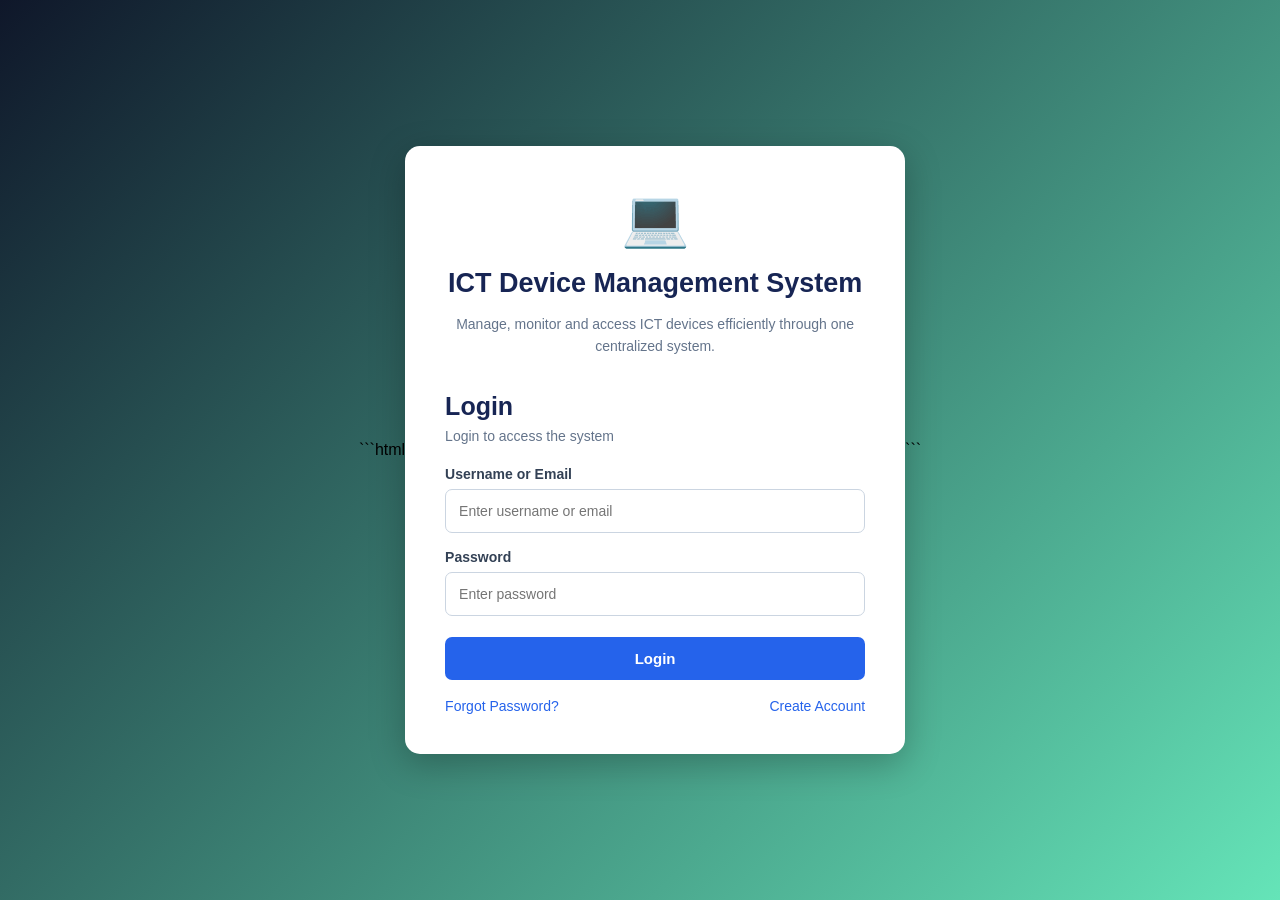
<file: templates/frontend/home.html>
```html
<!DOCTYPE html>
<html lang="en">
<head>
    <meta charset="UTF-8">
    <meta name="viewport" content="width=device-width, initial-scale=1.0">

    <title>ICT Device Management System</title>

    <style>
        * {
            margin: 0;
            padding: 0;
            box-sizing: border-box;
            font-family: Arial, sans-serif;
        }

        body {
            min-height: 100vh;
            background: linear-gradient(135deg, #0f172a, #1dd897ae);
            display: flex;
            justify-content: center;
            align-items: center;
            padding: 20px;
        }

        /* MAIN CARD */
        .container {
            width: 500px;
            min-height: 600px;
            background: white;
            border-radius: 15px;
            padding: 40px;
            box-shadow: 0 10px 35px rgba(0,0,0,0.25);
        }

        /* SYSTEM INFORMATION */
        .system-info {
            text-align: center;
            margin-bottom: 35px;
        }

        .logo {
            font-size: 55px;
            margin-bottom: 15px;
        }

        .system-info h1 {
            color: #172554;
            font-size: 27px;
            line-height: 1.3;
            margin-bottom: 12px;
        }

        .system-info p {
            color: #64748b;
            font-size: 14px;
            line-height: 1.6;
        }

        .system-name {
            margin-top: 20px;
            padding: 10px;
            border: 1px solid #60a5fa;
            border-radius: 8px;
            color: #172554;
            font-size: 13px;
            font-weight: bold;
        }

        /* FORMS */
        .form {
            display: none;
        }

        .form.active {
            display: block;
        }

        .form h2 {
            color: #172554;
            font-size: 25px;
            margin-bottom: 7px;
        }

        .subtitle {
            color: #64748b;
            margin-bottom: 22px;
            font-size: 14px;
        }

        /* INPUT */
        .input-box {
            margin-bottom: 16px;
        }

        .input-box label {
            display: block;
            margin-bottom: 7px;
            color: #334155;
            font-size: 14px;
            font-weight: bold;
        }

        .input-box input {
            width: 100%;
            padding: 13px;
            border: 1px solid #cbd5e1;
            border-radius: 7px;
            outline: none;
            font-size: 14px;
        }

        .input-box input:focus {
            border-color: #2563eb;
        }

        /* BUTTON */
        .btn {
            width: 100%;
            padding: 13px;
            background: #2563eb;
            color: white;
            border: none;
            border-radius: 7px;
            cursor: pointer;
            font-size: 15px;
            font-weight: bold;
            margin-top: 5px;
        }

        .btn:hover {
            background: #1d4ed8;
        }

        /* LINKS */
        .links {
            display: flex;
            justify-content: space-between;
            margin-top: 18px;
            font-size: 14px;
        }

        .links a,
        .back-login a {
            color: #2563eb;
            text-decoration: none;
            cursor: pointer;
        }

        .links a:hover,
        .back-login a:hover {
            text-decoration: underline;
        }

        /* BACK TO LOGIN */
        .back-login {
            text-align: center;
            margin-top: 20px;
            font-size: 14px;
            color: #64748b;
        }

        /* FOOTER */
        .footer {
            text-align: center;
            margin-top: 30px;
            color: #64748b;
            font-size: 12px;
        }

        /* MOBILE */
        @media(max-width: 550px) {

            body {
                padding: 15px;
            }

            .container {
                width: 100%;
                padding: 30px 22px;
            }

            .system-info h1 {
                font-size: 23px;
            }

            .logo {
                font-size: 45px;
            }
        }
    </style>
</head>


<body>

<div class="container">

    <!-- ================= SYSTEM INFORMATION ================= -->

    <div class="system-info">

        <div class="logo">💻</div>

        <h1>
            ICT Device Management System
        </h1>

        <p>
            Manage, monitor and access ICT devices
            efficiently through one centralized system.
        </p>

    </div>


    <!-- ================= LOGIN ================= -->

    <div class="form active" id="loginForm">

        <h2>Login</h2>

        <p class="subtitle">
            Login to access the system
        </p>

        <div class="input-box">

            <label>Username or Email</label>

            <input
                type="text"
                id="loginUsername"
                placeholder="Enter username or email">

        </div>


        <div class="input-box">

            <label>Password</label>

            <input
                type="password"
                id="loginPassword"
                placeholder="Enter password">

        </div>


        <button class="btn" onclick="login()">
            Login
        </button>


        <div class="links">

            <a onclick="showForm('forgotForm')">
                Forgot Password?
            </a>

            <a onclick="showForm('registerForm')">
                Create Account
            </a>

        </div>

    </div>


    <!-- ================= REGISTRATION ================= -->
<div class="form" id="registerForm">

    <h2>User Registration</h2>

    <p class="subtitle">
        Create a new account
    </p>


    <div class="input-box">

        <label>Full Name</label>

        <input
            type="text"
            id="registerFullName"
            placeholder="Enter your full name">

    </div>


    <div class="input-box">

        <label>Phone Number</label>

        <input
            type="tel"
            id="registerPhone"
            placeholder="Enter your phone number">

    </div>


    <div class="input-box">

        <label>Email Address</label>

        <input
            type="email"
            id="registerEmail"
            placeholder="Enter your email">

    </div>


    <div class="input-box">

        <label>Password</label>

        <input
            type="password"
            id="registerPassword"
            placeholder="Create password">

    </div>


    <div class="input-box">

        <label>Confirm Password</label>

        <input
            type="password"
            id="confirmPassword"
            placeholder="Confirm password">

    </div>


    <button class="btn" onclick="register()">
        Register
    </button>


    <div class="back-login">

        Already have an account?

        <a onclick="showForm('loginForm')">
            Login
        </a>

    </div>

</div>


    <!-- ================= FORGOT PASSWORD ================= -->

    <div class="form" id="forgotForm">

        <h2>Forgot Password</h2>

        <p class="subtitle">
            Enter your email to reset your password
        </p>


        <div class="input-box">

            <label>Email Address</label>

            <input
                type="email"
                id="forgotEmail"
                placeholder="Enter registered email">

        </div>


        <button class="btn" onclick="resetPassword()">
            Send Reset Link
        </button>


        <div class="back-login">

            Remember your password?

            <a onclick="showForm('loginForm')">
                Back to Login
            </a>

        </div>

    </div>


</div>


<!-- ================= HOME PAGE JAVASCRIPT ================= -->

<script>

    /* ================= CHANGE FORMS ================= */

    function showForm(formId) {

        document.querySelectorAll(".form").forEach(form => {

            form.classList.remove("active");

        });

        document.getElementById(formId).classList.add("active");
    }


    /* ================= LOGIN ================= */

    async function login() {

    const email =
        document.getElementById(
            "loginUsername"
        ).value.trim();

    const password =
        document.getElementById(
            "loginPassword"
        ).value;


    if (!email || !password) {

        alert(
            "Please enter email and password."
        );

        return;
    }


    try {

        const response = await fetch(
            "http://127.0.0.1:5000/api/auth/login",
            {

                method: "POST",

                headers: {
                    "Content-Type":
                        "application/json"
                },

                body: JSON.stringify({

                    email: email,

                    password: password

                })

            }
        );


        const data =
            await response.json();


        if (!data.success) {

            alert(
                data.message
            );

            return;
        }


        /*
         * Save logged-in user
         */

        localStorage.setItem(
            "loggedInUser",
            JSON.stringify(data.user)
        );


        /*
         * Check role
         */

        if (
            data.user.role === "admin"
        ) {

            window.location.href =
                "admin.html";

        } else {

            window.location.href =
                "index.html";

        }


    } catch (error) {

        console.error(
            "Login error:",
            error
        );


        alert(
            "Unable to connect to the server."
        );

    }

}



    /* ================= PASSWORD RESET ================= */

    function resetPassword() {

        let email =
            document.getElementById("forgotEmail").value.trim();


        if (email === "") {

            alert("Please enter your registered email.");

            return;
        }


        alert(
            "Password reset link has been sent to your email."
        );

    }

</script>


<!-- ================= EXTERNAL JAVASCRIPT ================= -->

<script src="scripts.js"></script>

</body>
</html>
```
</file>
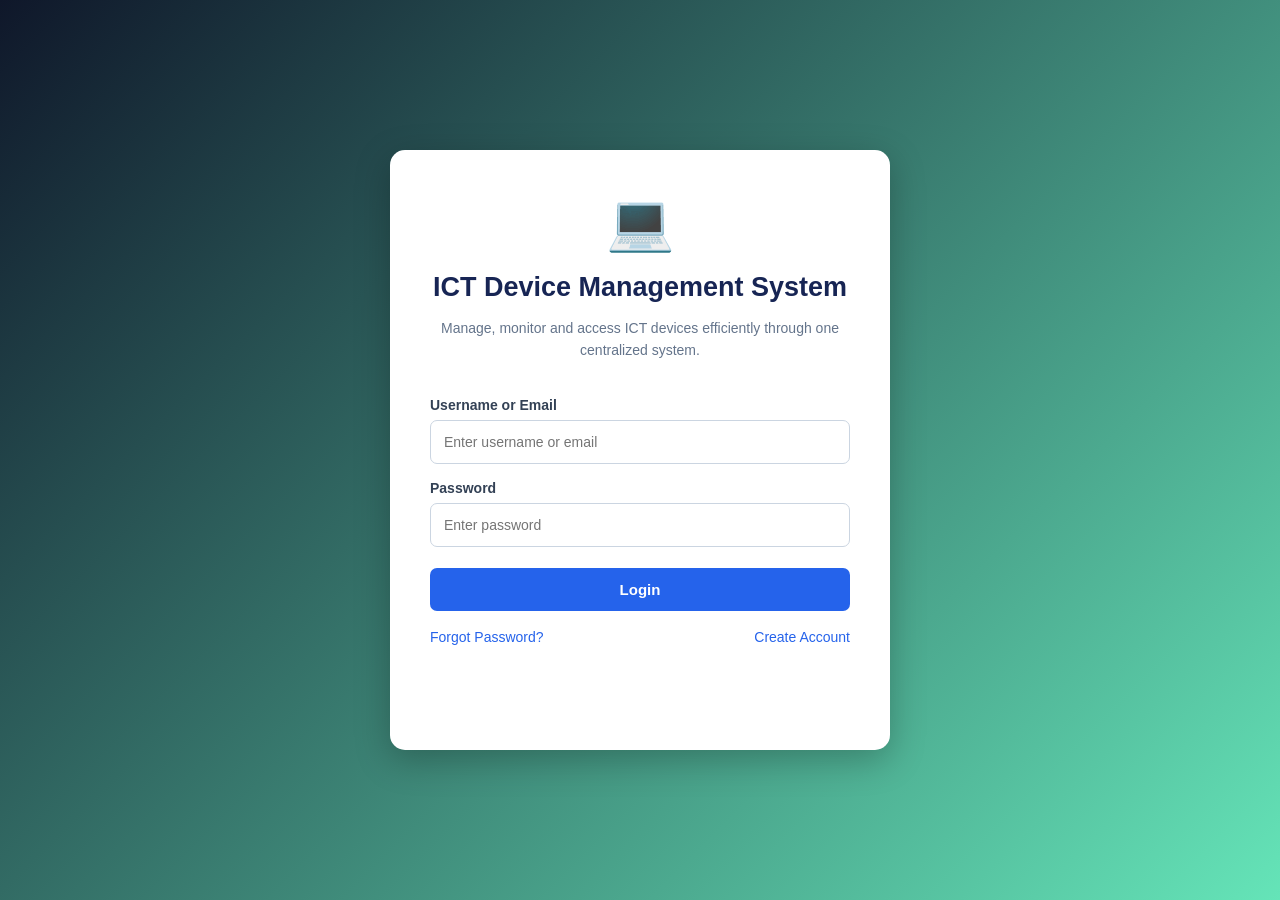
<file: templates/user/bk.html>
<!DOCTYPE html>
<html lang="en">
<head>
    <meta charset="UTF-8">
    <meta name="viewport" content="width=device-width, initial-scale=1.0">

    <title>ICT Device Management System</title>

    <style>
        * {
            margin: 0;
            padding: 0;
            box-sizing: border-box;
            font-family: Arial, sans-serif;
        }

        body {
            min-height: 100vh;
            background: linear-gradient(135deg, #0f172a, #1dd897ae);
            display: flex;
            justify-content: center;
            align-items: center;
            padding: 20px;
        }

        /* MAIN CARD */
        .container {
            width: 500px;
            min-height: 600px;
            background: white;
            border-radius: 15px;
            padding: 40px;
            box-shadow: 0 10px 35px rgba(0,0,0,0.25);
        }

        /* SYSTEM INFORMATION */
        .system-info {
            text-align: center;
            margin-bottom: 35px;
        }

        .logo {
            font-size: 55px;
            margin-bottom: 15px;
        }

        .system-info h1 {
            color: #172554;
            font-size: 27px;
            line-height: 1.3;
            margin-bottom: 12px;
        }

        .system-info p {
            color: #64748b;
            font-size: 14px;
            line-height: 1.6;
        }

        .system-name {
            margin-top: 20px;
            padding: 10px;
            border: 1px solid #60a5fa;
            border-radius: 8px;
            color: #172554;
            font-size: 13px;
            font-weight: bold;
        }

        /* FORMS */
        .form {
            display: none;
        }

        .form.active {
            display: block;
        }

        .form h2 {
            color: #172554;
            font-size: 25px;
            margin-bottom: 7px;
        }

        .subtitle {
            color: #64748b;
            margin-bottom: 22px;
            font-size: 14px;
        }

        /* INPUT */
        .input-box {
            margin-bottom: 16px;
        }

        .input-box label {
            display: block;
            margin-bottom: 7px;
            color: #334155;
            font-size: 14px;
            font-weight: bold;
        }

        .input-box input {
            width: 100%;
            padding: 13px;
            border: 1px solid #cbd5e1;
            border-radius: 7px;
            outline: none;
            font-size: 14px;
        }

        .input-box input:focus {
            border-color: #2563eb;
        }

        /* BUTTON */
        .btn {
            width: 100%;
            padding: 13px;
            background: #2563eb;
            color: white;
            border: none;
            border-radius: 7px;
            cursor: pointer;
            font-size: 15px;
            font-weight: bold;
            margin-top: 5px;
        }

        .btn:hover {
            background: #1d4ed8;
        }

        /* LINKS */
        .links {
            display: flex;
            justify-content: space-between;
            margin-top: 18px;
            font-size: 14px;
        }

        .links a,
        .back-login a {
            color: #2563eb;
            text-decoration: none;
            cursor: pointer;
        }

        .links a:hover,
        .back-login a:hover {
            text-decoration: underline;
        }

        /* BACK TO LOGIN */
        .back-login {
            text-align: center;
            margin-top: 20px;
            font-size: 14px;
            color: #64748b;
        }

        /* FOOTER */
        .footer {
            text-align: center;
            margin-top: 30px;
            color: #64748b;
            font-size: 12px;
        }

        /* MOBILE */
        @media(max-width: 550px) {

            body {
                padding: 15px;
            }

            .container {
                width: 100%;
                padding: 30px 22px;
            }

            .system-info h1 {
                font-size: 23px;
            }

            .logo {
                font-size: 45px;
            }
        }
    </style>
</head>

<body>

<div class="container">

    <!-- ================= SYSTEM INFORMATION ================= -->

    <div class="system-info">

        <div class="logo">💻</div>

        <h1>
            ICT Device Management System
        </h1>

        <p>
            Manage, monitor and access ICT devices
            efficiently through one centralized system.
        </p>

    

    </div>


    <!-- ================= LOGIN ================= -->

    

        <div class="input-box">

            <label>Username or Email</label>

            <input
                type="text"
                id="loginUsername"
                placeholder="Enter username or email">

        </div>


        <div class="input-box">

            <label>Password</label>

            <input
                type="password"
                id="loginPassword"
                placeholder="Enter password">

        </div>


        <button class="btn" onclick="login()">
            Login
        </button>


        <div class="links">

            <a onclick="showForm('forgotForm')">
                Forgot Password?
            </a>

            <a onclick="showForm('registerForm')">
                Create Account
            </a>

        </div>

    </div>


    <!-- ================= REGISTRATION ================= -->

    <div class="form" id="registerForm">

        <h2>User Registration</h2>

        <p class="subtitle">
            Create a new account
        </p>


        <div class="input-box">

            <label>Full Name</label>

            <input
                type="text"
                placeholder="Enter your full name">

        </div>


        <div class="input-box">

            <label>Email Address</label>

            <input
                type="email"
                placeholder="Enter your email">

        </div>


        <div class="input-box">

            <label>Username</label>

            <input
                type="text"
                placeholder="Choose username">

        </div>


        <div class="input-box">

            <label>Password</label>

            <input
                type="password"
                placeholder="Create password">

        </div>


        <div class="input-box">

            <label>Confirm Password</label>

            <input
                type="password"
                placeholder="Confirm password">

        </div>


        <button class="btn" onclick="register()">
            Register
        </button>


        <div class="back-login">

            Already have an account?

            <a onclick="showForm('loginForm')">
                Login
            </a>

        </div>

    </div>


    <!-- ================= FORGOT PASSWORD ================= -->

    <div class="form" id="forgotForm">

        <h2>Forgot Password</h2>

        <p class="subtitle">
            Enter your email to reset your password
        </p>


        <div class="input-box">

            <label>Email Address</label>

            <input
                type="email"
                placeholder="Enter registered email">

        </div>


        <button class="btn" onclick="resetPassword()">
            Send Reset Link
        </button>


        <div class="back-login">

            Remember your password?

            <a onclick="showForm('loginForm')">
                Back to Login
            </a>

        </div>

    </div>


    

</div>


<script>

    /* CHANGE FORMS */

    function showForm(formId) {

        document.querySelectorAll(".form").forEach(form => {
            form.classList.remove("active");
        });

        document.getElementById(formId).classList.add("active");
    }


    /* LOGIN */

    function login() {

        let username =
            document.getElementById("loginUsername").value;

        let password =
            document.getElementById("loginPassword").value;

        if (username === "" || password === "") {

            alert("Please enter username and password.");

            return;
        }

        alert("Login successful!");

    }


    /* REGISTRATION */

    function register() {

        alert("Registration submitted successfully!");

    }


    /* PASSWORD RESET */

    function resetPassword() {

        alert("Password reset link has been sent to your email.");

    }

</script>

</body>
</html>
</file>
